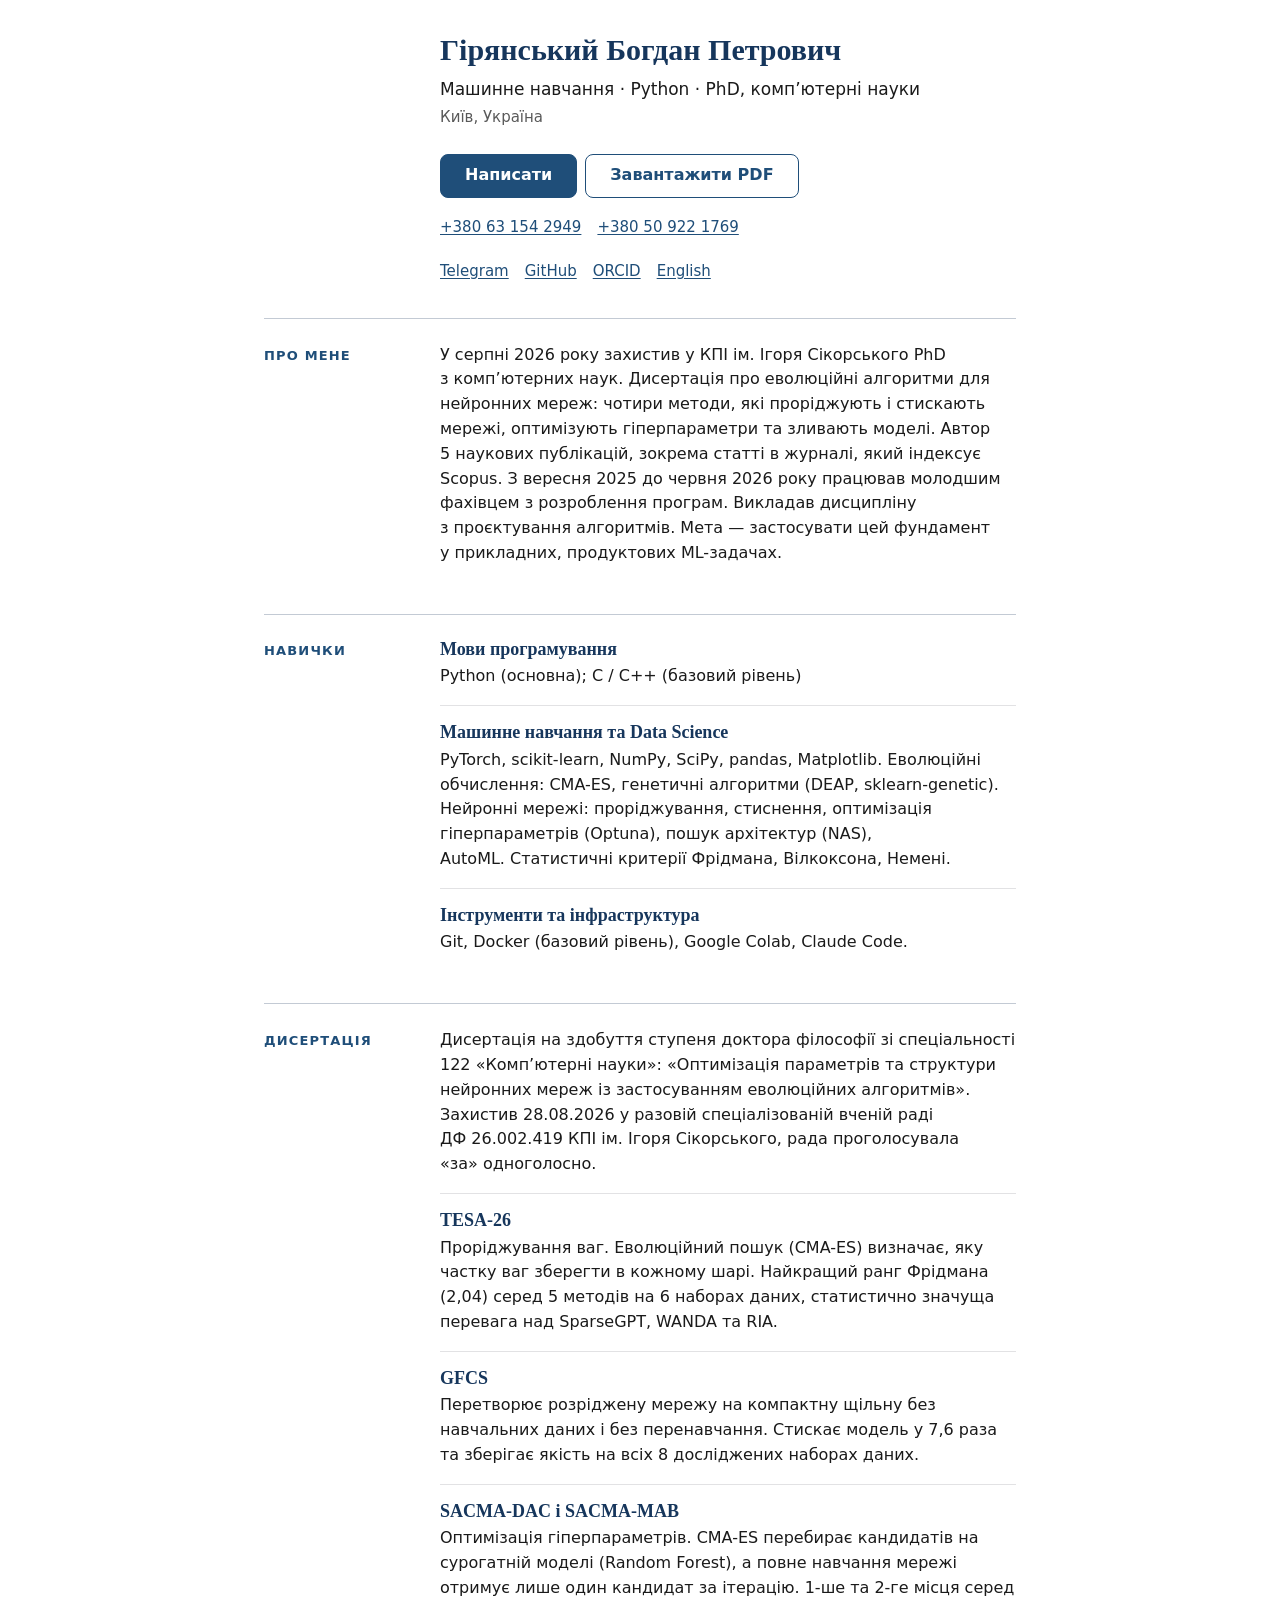
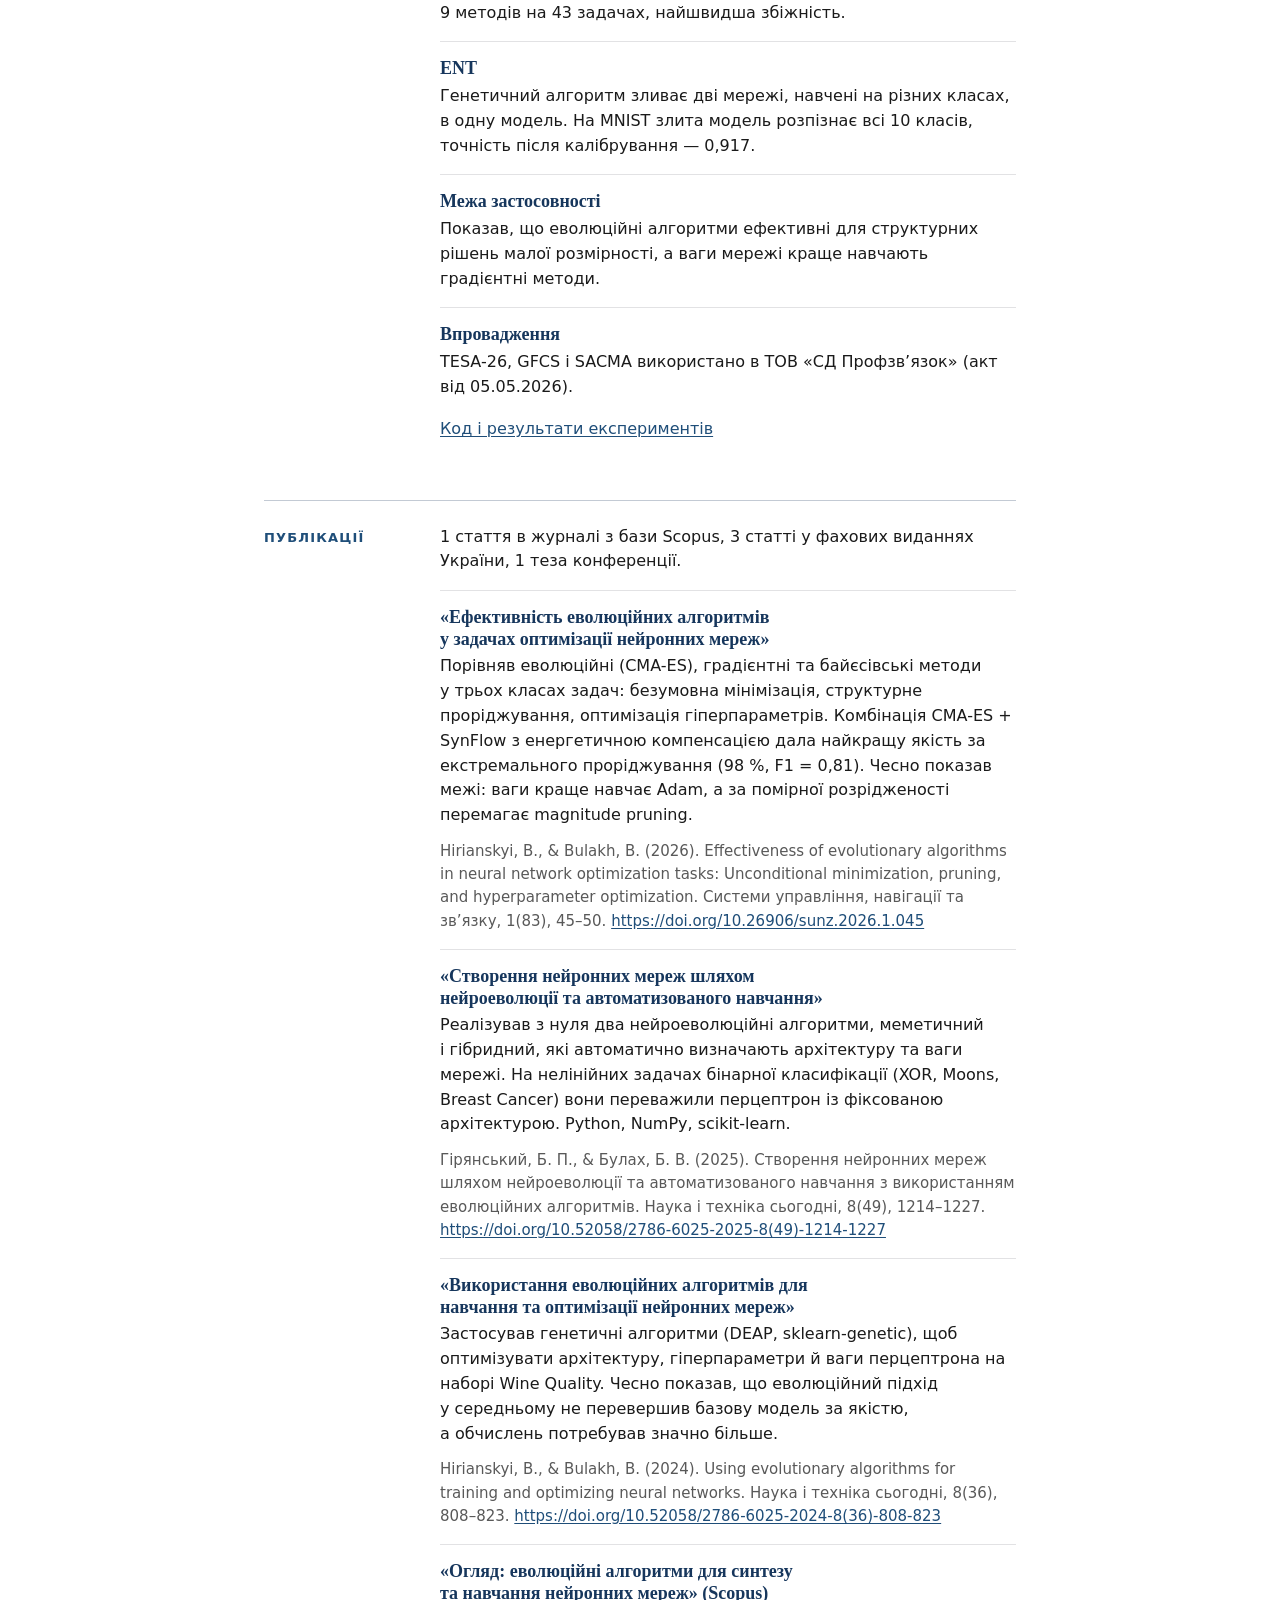
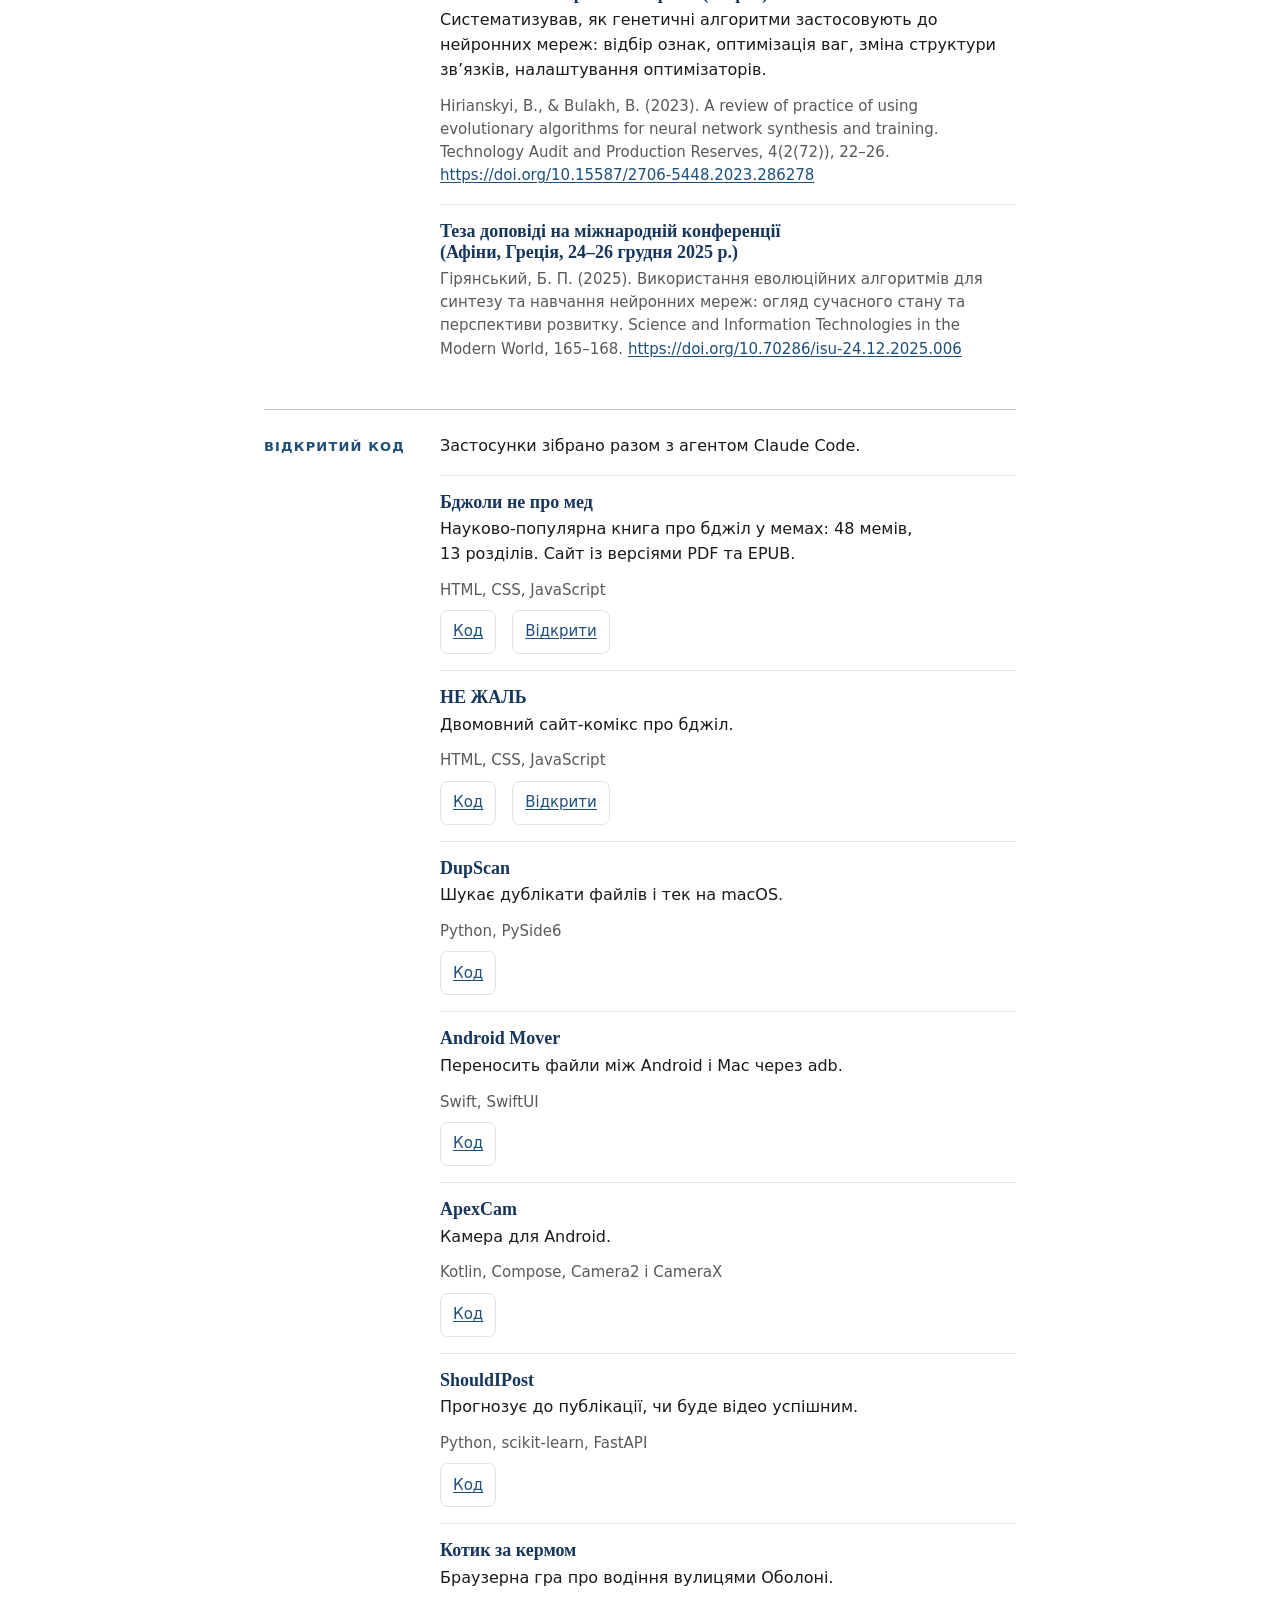
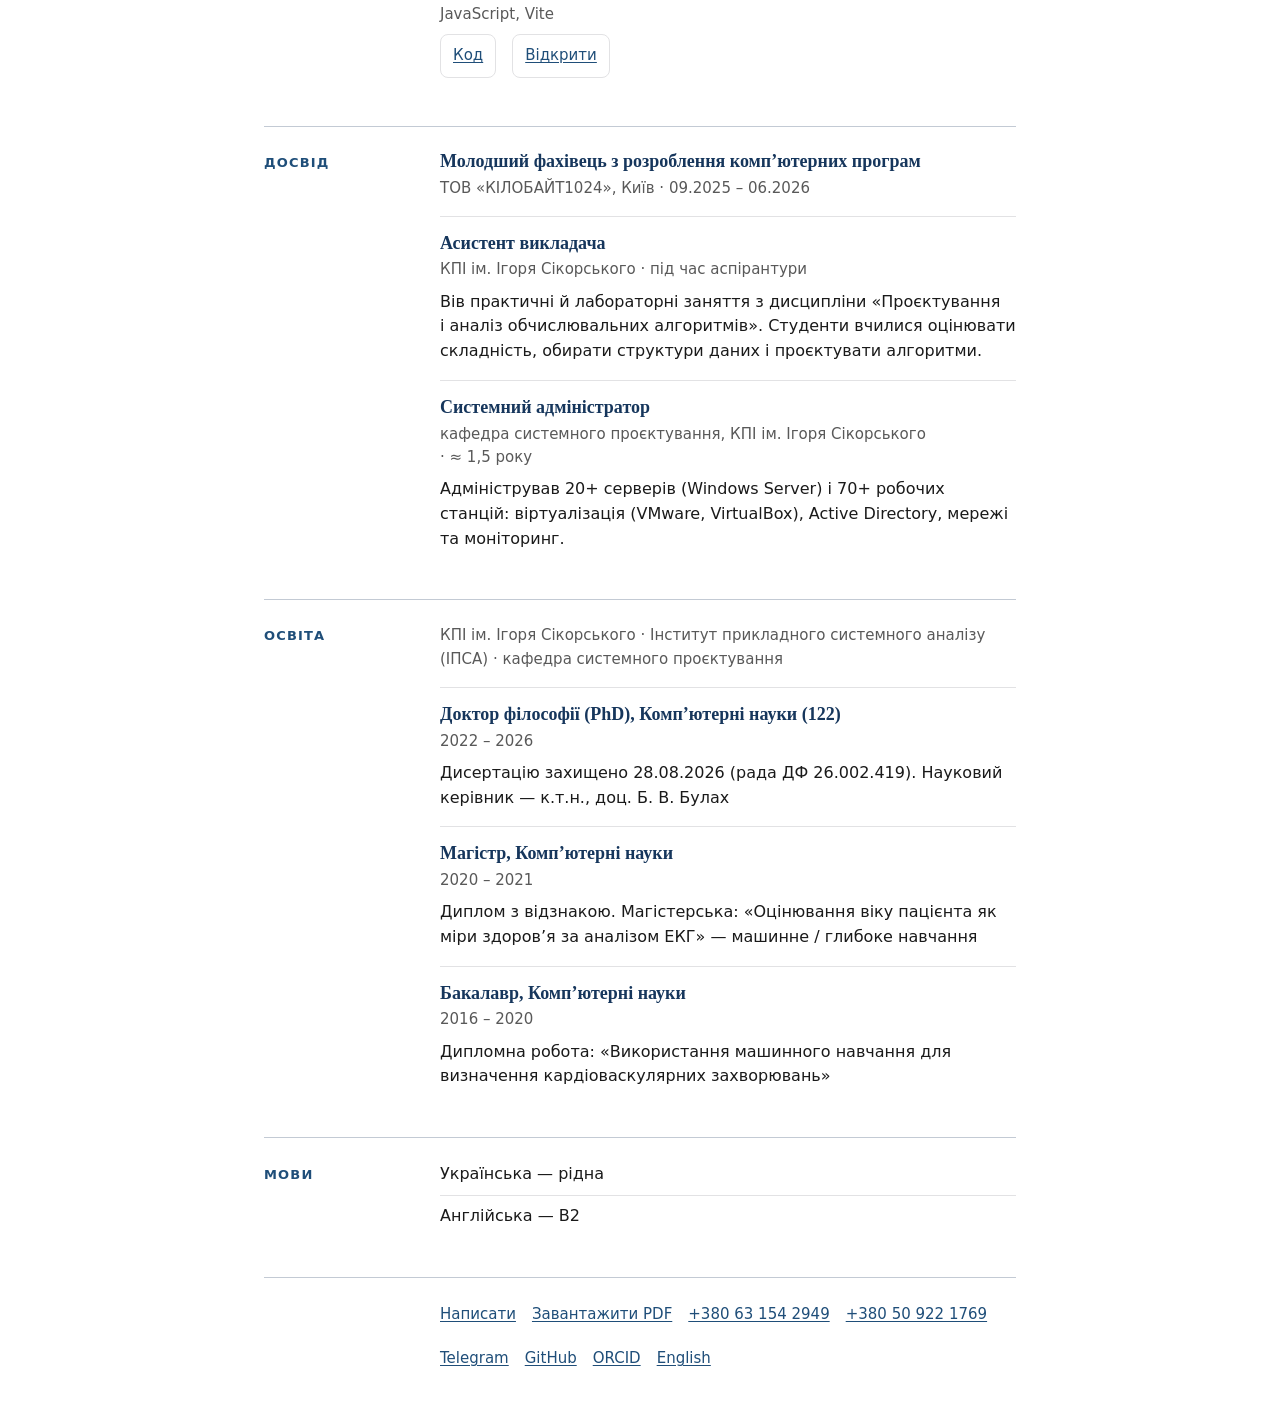
<file: index.html>
<!DOCTYPE html>
<html lang="uk">
<head>
  <meta charset="UTF-8">
  <meta name="viewport" content="width=device-width, initial-scale=1">
  <title>Гірянський Богдан Петрович — Машинне навчання · Python · PhD, комп’ютерні науки</title>
  <meta name="description" content="У серпні 2026 року захистив у КПІ ім. Ігоря Сікорського PhD з комп’ютерних наук. Дисертація про еволюційні алгоритми для нейронних мереж: чотири методи, які проріджують і стискають мережі, оптимізують гіперпараметри та зливають моделі. Автор 5 наукових публікацій, зокрема статті в журналі, який індексує Scopus. З вересня 2025 до червня 2026 року працював молодшим фахівцем з розроблення програм. Викладав дисципліну з проєктування алгоритмів. Мета — застосувати цей фундамент у прикладних, продуктових ML-задачах.">
  <link rel="canonical" href="https://girbp.github.io/">
  <link rel="alternate" hreflang="uk" href="https://girbp.github.io/">
  <link rel="alternate" hreflang="en" href="https://girbp.github.io/en/">
  <link rel="alternate" hreflang="x-default" href="https://girbp.github.io/">
  <meta property="og:type" content="profile">
  <meta property="og:title" content="Гірянський Богдан Петрович — Машинне навчання · Python · PhD, комп’ютерні науки">
  <meta property="og:description" content="У серпні 2026 року захистив у КПІ ім. Ігоря Сікорського PhD з комп’ютерних наук. Дисертація про еволюційні алгоритми для нейронних мереж: чотири методи, які проріджують і стискають мережі, оптимізують гіперпараметри та зливають моделі. Автор 5 наукових публікацій, зокрема статті в журналі, який індексує Scopus. З вересня 2025 до червня 2026 року працював молодшим фахівцем з розроблення програм. Викладав дисципліну з проєктування алгоритмів. Мета — застосувати цей фундамент у прикладних, продуктових ML-задачах.">
  <meta property="og:url" content="https://girbp.github.io/">
  <meta property="og:locale" content="uk_UA">
  <meta name="theme-color" content="#1F4E79" media="(prefers-color-scheme: light)">
  <meta name="theme-color" content="#14191F" media="(prefers-color-scheme: dark)">
  <link rel="icon" type="image/svg+xml" href="assets/favicon.svg">
  <link rel="stylesheet" href="assets/css/style.css">
  <script type="application/ld+json">
{
  "@context": "https://schema.org",
  "@type": "Person",
  "name": "Гірянський Богдан Петрович",
  "url": "https://girbp.github.io/",
  "sameAs": [
    "https://github.com/GirBP",
    "https://orcid.org/0009-0000-6580-7268"
  ],
  "alumniOf": {
    "@type": "CollegeOrUniversity",
    "name": "КПІ ім. Ігоря Сікорського · Інститут прикладного системного аналізу (ІПСА) · кафедра системного проєктування"
  },
  "knowsLanguage": [
    "Українська",
    "Англійська"
  ]
}
  </script>
</head>
<body>
  <a class="skip-link" href="#main">Перейти до змісту</a>
  <header class="wrap">
    <div class="identity">
      <h1>Гірянський Богдан Петрович</h1>
      <p class="headline">Машинне навчання · Python · PhD, комп’ютерні науки</p>
      <p class="location">Київ, Україна</p>
    </div>
    <div class="actions">
      <a class="btn btn-primary" href="mailto:giryanskbogdan@gmail.com">Написати</a>
      <a class="btn btn-secondary" href="assets/cv-hirianskyi-uk.pdf">Завантажити PDF</a>
    </div>
    <nav class="link-rows" aria-label="Контакти">
      <ul>
        <li><a href="tel:+380631542949">+380 63 154 2949</a></li>
        <li><a href="tel:+380509221769">+380 50 922 1769</a></li>
      </ul>
      <ul>
        <li><a href="https://t.me/HBohdann">Telegram</a></li>
        <li><a href="https://github.com/GirBP">GitHub</a></li>
        <li><a href="https://orcid.org/0009-0000-6580-7268">ORCID</a></li>
        <li><a class="lang-switch" href="en/" hreflang="en">English</a></li>
      </ul>
    </nav>
    <p class="print-contact">
      <span><a href="mailto:giryanskbogdan@gmail.com">giryanskbogdan@gmail.com</a> · <a href="tel:+380631542949">+380 63 154 2949</a> · <a href="tel:+380509221769">+380 50 922 1769</a></span>
      <span><a href="https://t.me/HBohdann">t.me/HBohdann</a> · <a href="https://github.com/GirBP">github.com/GirBP</a> · <a href="https://orcid.org/0009-0000-6580-7268">orcid.org/0009-0000-6580-7268</a></span>
    </p>
  </header>
  <main id="main">
      <section id="summary" aria-labelledby="summary-h">
        <h2 id="summary-h">Про мене</h2>
        <div class="section-body">
          <p>У&nbsp;серпні 2026&nbsp;року захистив у&nbsp;КПІ ім. Ігоря Сікорського PhD з&nbsp;комп’ютерних наук. Дисертація про еволюційні алгоритми для нейронних мереж: чотири методи, які проріджують і&nbsp;стискають мережі, оптимізують гіперпараметри та зливають моделі. Автор 5&nbsp;наукових публікацій, зокрема статті в&nbsp;журналі, який індексує Scopus. З&nbsp;вересня 2025&nbsp;до червня 2026&nbsp;року працював молодшим фахівцем з&nbsp;розроблення програм. Викладав дисципліну з&nbsp;проєктування алгоритмів. Мета&nbsp;— застосувати цей фундамент у&nbsp;прикладних, продуктових ML-задачах.</p>
        </div>
      </section>
      <section id="skills" aria-labelledby="skills-h">
        <h2 id="skills-h">Навички</h2>
        <div class="section-body">
          <div class="entry-list">
            <div class="entry">
              <h3>Мови програмування</h3>
              <p>Python (основна); C&nbsp;/ C++ (базовий рівень)</p>
            </div>
            <div class="entry">
              <h3>Машинне навчання та Data Science</h3>
              <p>PyTorch, scikit-learn, NumPy, SciPy, pandas, Matplotlib. Еволюційні обчислення: CMA-ES, генетичні алгоритми (DEAP, sklearn-genetic). Нейронні мережі: проріджування, стиснення, оптимізація гіперпараметрів (Optuna), пошук архітектур (NAS), AutoML.&nbsp;Статистичні критерії Фрідмана, Вілкоксона, Немені.</p>
            </div>
            <div class="entry">
              <h3>Інструменти та інфраструктура</h3>
              <p>Git, Docker (базовий рівень), Google Colab, Claude Code.</p>
            </div>
          </div>
        </div>
      </section>
      <section id="dissertation" aria-labelledby="dissertation-h">
        <h2 id="dissertation-h">Дисертація</h2>
        <div class="section-body">
          <p>Дисертація на здобуття ступеня доктора філософії зі спеціальності 122 «Комп’ютерні науки»: «Оптимізація параметрів та структури нейронних мереж із застосуванням еволюційних алгоритмів». Захистив 28.08.2026&nbsp;у разовій спеціалізованій вченій раді ДФ 26.002.419&nbsp;КПІ ім. Ігоря Сікорського, рада проголосувала «за» одноголосно.</p>
          <div class="entry-list">
            <div class="entry">
              <h3>TESA-26</h3>
              <p>Проріджування ваг. Еволюційний пошук (CMA-ES) визначає, яку частку ваг зберегти в&nbsp;кожному шарі. Найкращий ранг Фрідмана (2,04) серед 5&nbsp;методів на 6&nbsp;наборах даних, статистично значуща перевага над SparseGPT, WANDA та RIA.</p>
            </div>
            <div class="entry">
              <h3>GFCS</h3>
              <p>Перетворює розріджену мережу на компактну щільну без навчальних даних і&nbsp;без перенавчання. Стискає модель у&nbsp;7,6&nbsp;раза та зберігає якість на всіх 8&nbsp;досліджених наборах даних.</p>
            </div>
            <div class="entry">
              <h3>SACMA-DAC і&nbsp;SACMA-MAB</h3>
              <p>Оптимізація гіперпараметрів. CMA-ES перебирає кандидатів на сурогатній моделі (Random Forest), а&nbsp;повне навчання мережі отримує лише один кандидат за ітерацію. 1-ше та 2-ге місця серед 9&nbsp;методів на 43&nbsp;задачах, найшвидша збіжність.</p>
            </div>
            <div class="entry">
              <h3>ENT</h3>
              <p>Генетичний алгоритм зливає дві мережі, навчені на різних класах, в&nbsp;одну модель. На MNIST злита модель розпізнає всі 10&nbsp;класів, точність після калібрування&nbsp;— 0,917.</p>
            </div>
            <div class="entry">
              <h3>Межа застосовності</h3>
              <p>Показав, що еволюційні алгоритми ефективні для структурних рішень малої розмірності, а&nbsp;ваги мережі краще навчають градієнтні методи.</p>
            </div>
            <div class="entry">
              <h3>Впровадження</h3>
              <p>TESA-26, GFCS і&nbsp;SACMA використано в&nbsp;ТОВ «СД Профзв’язок» (акт від 05.05.2026).</p>
            </div>
          </div>
          <p class="dissertation-code"><a href="https://github.com/GirBP/evolutionary_algorithms">Код і результати експериментів</a></p>
        </div>
      </section>
      <section id="publications" aria-labelledby="publications-h">
        <h2 id="publications-h">Публікації</h2>
        <div class="section-body">
          <p>1&nbsp;стаття в&nbsp;журналі з&nbsp;бази Scopus, 3&nbsp;статті у&nbsp;фахових виданнях України, 1&nbsp;теза конференції.</p>
          <ol class="entry-list">
          <li class="entry">
            <h3>«Ефективність еволюційних алгоритмів у&nbsp;задачах оптимізації нейронних мереж»</h3>
              <p>Порівняв еволюційні (CMA-ES), градієнтні та байєсівські методи у&nbsp;трьох класах задач: безумовна мінімізація, структурне проріджування, оптимізація гіперпараметрів. Комбінація CMA-ES + SynFlow з&nbsp;енергетичною компенсацією дала найкращу якість за екстремального проріджування (98&nbsp;%, F1 = 0,81). Чесно показав межі: ваги краще навчає Adam, а&nbsp;за помірної розрідженості перемагає magnitude pruning.</p>
              <p class="cite">Hirianskyi, B., &amp; Bulakh, B. (2026). Effectiveness of evolutionary algorithms in neural network optimization tasks: Unconditional minimization, pruning, and hyperparameter optimization. Системи управління, навігації та зв’язку, 1(83), 45–50. <a href="https://doi.org/10.26906/sunz.2026.1.045">https://doi.org/10.26906/sunz.2026.1.045</a></p>
          </li>
          <li class="entry">
            <h3>«Створення нейронних мереж шляхом нейроеволюції та автоматизованого навчання»</h3>
              <p>Реалізував з&nbsp;нуля два нейроеволюційні алгоритми, меметичний і&nbsp;гібридний, які автоматично визначають архітектуру та ваги мережі. На нелінійних задачах бінарної класифікації (XOR, Moons, Breast Cancer) вони переважили перцептрон із фіксованою архітектурою. Python, NumPy, scikit-learn.</p>
              <p class="cite">Гірянський, Б.&nbsp;П., &amp; Булах, Б.&nbsp;В. (2025). Створення нейронних мереж шляхом нейроеволюції та автоматизованого навчання з&nbsp;використанням еволюційних алгоритмів. Наука і&nbsp;техніка сьогодні, 8(49), 1214–1227. <a href="https://doi.org/10.52058/2786-6025-2025-8(49)-1214-1227">https://doi.org/10.52058/2786-6025-2025-8(49)-1214-1227</a></p>
          </li>
          <li class="entry">
            <h3>«Використання еволюційних алгоритмів для навчання та оптимізації нейронних мереж»</h3>
              <p>Застосував генетичні алгоритми (DEAP, sklearn-genetic), щоб оптимізувати архітектуру, гіперпараметри й&nbsp;ваги перцептрона на наборі Wine Quality. Чесно показав, що еволюційний підхід у&nbsp;середньому не перевершив базову модель за якістю, а&nbsp;обчислень потребував значно більше.</p>
              <p class="cite">Hirianskyi, B., &amp; Bulakh, B. (2024). Using evolutionary algorithms for training and optimizing neural networks. Наука і&nbsp;техніка сьогодні, 8(36), 808–823. <a href="https://doi.org/10.52058/2786-6025-2024-8(36)-808-823">https://doi.org/10.52058/2786-6025-2024-8(36)-808-823</a></p>
          </li>
          <li class="entry">
            <h3>«Огляд: еволюційні алгоритми для синтезу та навчання нейронних мереж» (Scopus)</h3>
              <p>Систематизував, як генетичні алгоритми застосовують до нейронних мереж: відбір ознак, оптимізація ваг, зміна структури зв’язків, налаштування оптимізаторів.</p>
              <p class="cite">Hirianskyi, B., &amp; Bulakh, B. (2023). A&nbsp;review of practice of using evolutionary algorithms for neural network synthesis and training. Technology Audit and Production Reserves, 4(2(72)), 22–26. <a href="https://doi.org/10.15587/2706-5448.2023.286278">https://doi.org/10.15587/2706-5448.2023.286278</a></p>
          </li>
          <li class="entry">
            <h3>Теза доповіді на міжнародній конференції (Афіни, Греція, 24–26&nbsp;грудня 2025&nbsp;р.)</h3>
              <p class="cite">Гірянський, Б.&nbsp;П. (2025). Використання еволюційних алгоритмів для синтезу та навчання нейронних мереж: огляд сучасного стану та перспективи розвитку. Science and Information Technologies in the Modern World, 165–168. <a href="https://doi.org/10.70286/isu-24.12.2025.006">https://doi.org/10.70286/isu-24.12.2025.006</a></p>
          </li>
          </ol>
        </div>
      </section>
      <section id="projects" aria-labelledby="projects-h">
        <h2 id="projects-h">Відкритий код</h2>
        <div class="section-body">
          <p>Застосунки зібрано разом з&nbsp;агентом Claude Code.</p>
          <div class="entry-list">
          <div class="entry">
            <h3>Бджоли не про мед</h3>
            <p>Науково-популярна книга про бджіл у&nbsp;мемах: 48&nbsp;мемів, 13&nbsp;розділів. Сайт із версіями PDF та EPUB.</p>
            <p class="stack">HTML, CSS, JavaScript</p>
            <div class="entry-links">
              <a href="https://github.com/GirBP/bdzholy-ne-pro-med">Код</a>
              <a href="https://girbp.github.io/bdzholy-ne-pro-med/">Відкрити</a>
            </div>
          </div>
          <div class="entry">
            <h3>НЕ ЖАЛЬ</h3>
            <p>Двомовний сайт-комікс про бджіл.</p>
            <p class="stack">HTML, CSS, JavaScript</p>
            <div class="entry-links">
              <a href="https://github.com/GirBP/no-sting-comic">Код</a>
              <a href="https://girbp.github.io/no-sting-comic/">Відкрити</a>
            </div>
          </div>
          <div class="entry">
            <h3>DupScan</h3>
            <p>Шукає дублікати файлів і&nbsp;тек на macOS.</p>
            <p class="stack">Python, PySide6</p>
            <div class="entry-links">
              <a href="https://github.com/GirBP/dupscan">Код</a>
            </div>
          </div>
          <div class="entry">
            <h3>Android Mover</h3>
            <p>Переносить файли між Android і&nbsp;Mac через adb.</p>
            <p class="stack">Swift, SwiftUI</p>
            <div class="entry-links">
              <a href="https://github.com/GirBP/android-mover-mac">Код</a>
            </div>
          </div>
          <div class="entry">
            <h3>ApexCam</h3>
            <p>Камера для Android.</p>
            <p class="stack">Kotlin, Compose, Camera2&nbsp;і CameraX</p>
            <div class="entry-links">
              <a href="https://github.com/GirBP/apexcam">Код</a>
            </div>
          </div>
          <div class="entry">
            <h3>ShouldIPost</h3>
            <p>Прогнозує до публікації, чи буде відео успішним.</p>
            <p class="stack">Python, scikit-learn, FastAPI</p>
            <div class="entry-links">
              <a href="https://github.com/GirBP/should-i-post">Код</a>
            </div>
          </div>
          <div class="entry">
            <h3>Котик за кермом</h3>
            <p>Браузерна гра про водіння вулицями Оболоні.</p>
            <p class="stack">JavaScript, Vite</p>
            <div class="entry-links">
              <a href="https://github.com/GirBP/kotik-obolon">Код</a>
              <a href="https://girbp.github.io/kotik-obolon/">Відкрити</a>
            </div>
          </div>
          </div>
        </div>
      </section>
      <section id="experience" aria-labelledby="experience-h">
        <h2 id="experience-h">Досвід</h2>
        <div class="section-body">
          <div class="entry-list">
          <div class="entry">
            <h3>Молодший фахівець з&nbsp;розроблення комп’ютерних програм</h3>
            <p class="meta">ТОВ «КІЛОБАЙТ1024», Київ · 09.2025&nbsp;– 06.2026</p>
          </div>
          <div class="entry">
            <h3>Асистент викладача</h3>
            <p class="meta">КПІ ім. Ігоря Сікорського · під час аспірантури</p>
            <p>Вів практичні й&nbsp;лабораторні заняття з&nbsp;дисципліни «Проєктування і&nbsp;аналіз обчислювальних алгоритмів». Студенти вчилися оцінювати складність, обирати структури даних і&nbsp;проєктувати алгоритми.</p>
          </div>
          <div class="entry">
            <h3>Системний адміністратор</h3>
            <p class="meta">кафедра системного проєктування, КПІ ім. Ігоря Сікорського · ≈&nbsp;1,5&nbsp;року</p>
            <p>Адміністрував 20+ серверів (Windows Server) і&nbsp;70+ робочих станцій: віртуалізація (VMware, VirtualBox), Active Directory, мережі та моніторинг.</p>
          </div>
          </div>
        </div>
      </section>
      <section id="education" aria-labelledby="education-h">
        <h2 id="education-h">Освіта</h2>
        <div class="section-body">
          <p class="meta">КПІ ім. Ігоря Сікорського · Інститут прикладного системного аналізу (ІПСА) · кафедра системного проєктування</p>
          <div class="entry-list">
          <div class="entry">
            <h3>Доктор філософії (PhD), Комп’ютерні науки (122)</h3>
            <p class="meta">2022&nbsp;– 2026</p>
            <p>Дисертацію захищено 28.08.2026 (рада ДФ 26.002.419). Науковий керівник&nbsp;— к.т.н., доц. Б.&nbsp;В.&nbsp;Булах</p>
          </div>
          <div class="entry">
            <h3>Магістр, Комп’ютерні науки</h3>
            <p class="meta">2020&nbsp;– 2021</p>
            <p>Диплом з&nbsp;відзнакою. Магістерська: «Оцінювання віку пацієнта як міри здоров’я за аналізом ЕКГ»&nbsp;— машинне / глибоке навчання</p>
          </div>
          <div class="entry">
            <h3>Бакалавр, Комп’ютерні науки</h3>
            <p class="meta">2016&nbsp;– 2020</p>
            <p>Дипломна робота: «Використання машинного навчання для визначення кардіоваскулярних захворювань»</p>
          </div>
          </div>
        </div>
      </section>
      <section id="languages" aria-labelledby="languages-h">
        <h2 id="languages-h">Мови</h2>
        <div class="section-body">
          <ul class="plain-list">
          <li>Українська&nbsp;— рідна</li>
          <li>Англійська&nbsp;— B2</li>
          </ul>
        </div>
      </section>
  </main>
  <footer class="wrap">
    <div class="link-rows">
      <ul>
        <li><a href="mailto:giryanskbogdan@gmail.com">Написати</a></li>
        <li><a href="assets/cv-hirianskyi-uk.pdf">Завантажити PDF</a></li>
      </ul>
      <ul>
        <li><a href="tel:+380631542949">+380 63 154 2949</a></li>
        <li><a href="tel:+380509221769">+380 50 922 1769</a></li>
      </ul>
      <ul>
        <li><a href="https://t.me/HBohdann">Telegram</a></li>
        <li><a href="https://github.com/GirBP">GitHub</a></li>
        <li><a href="https://orcid.org/0009-0000-6580-7268">ORCID</a></li>
        <li><a class="lang-switch" href="en/" hreflang="en">English</a></li>
      </ul>
    </div>
  </footer>
</body>
</html>
</file>
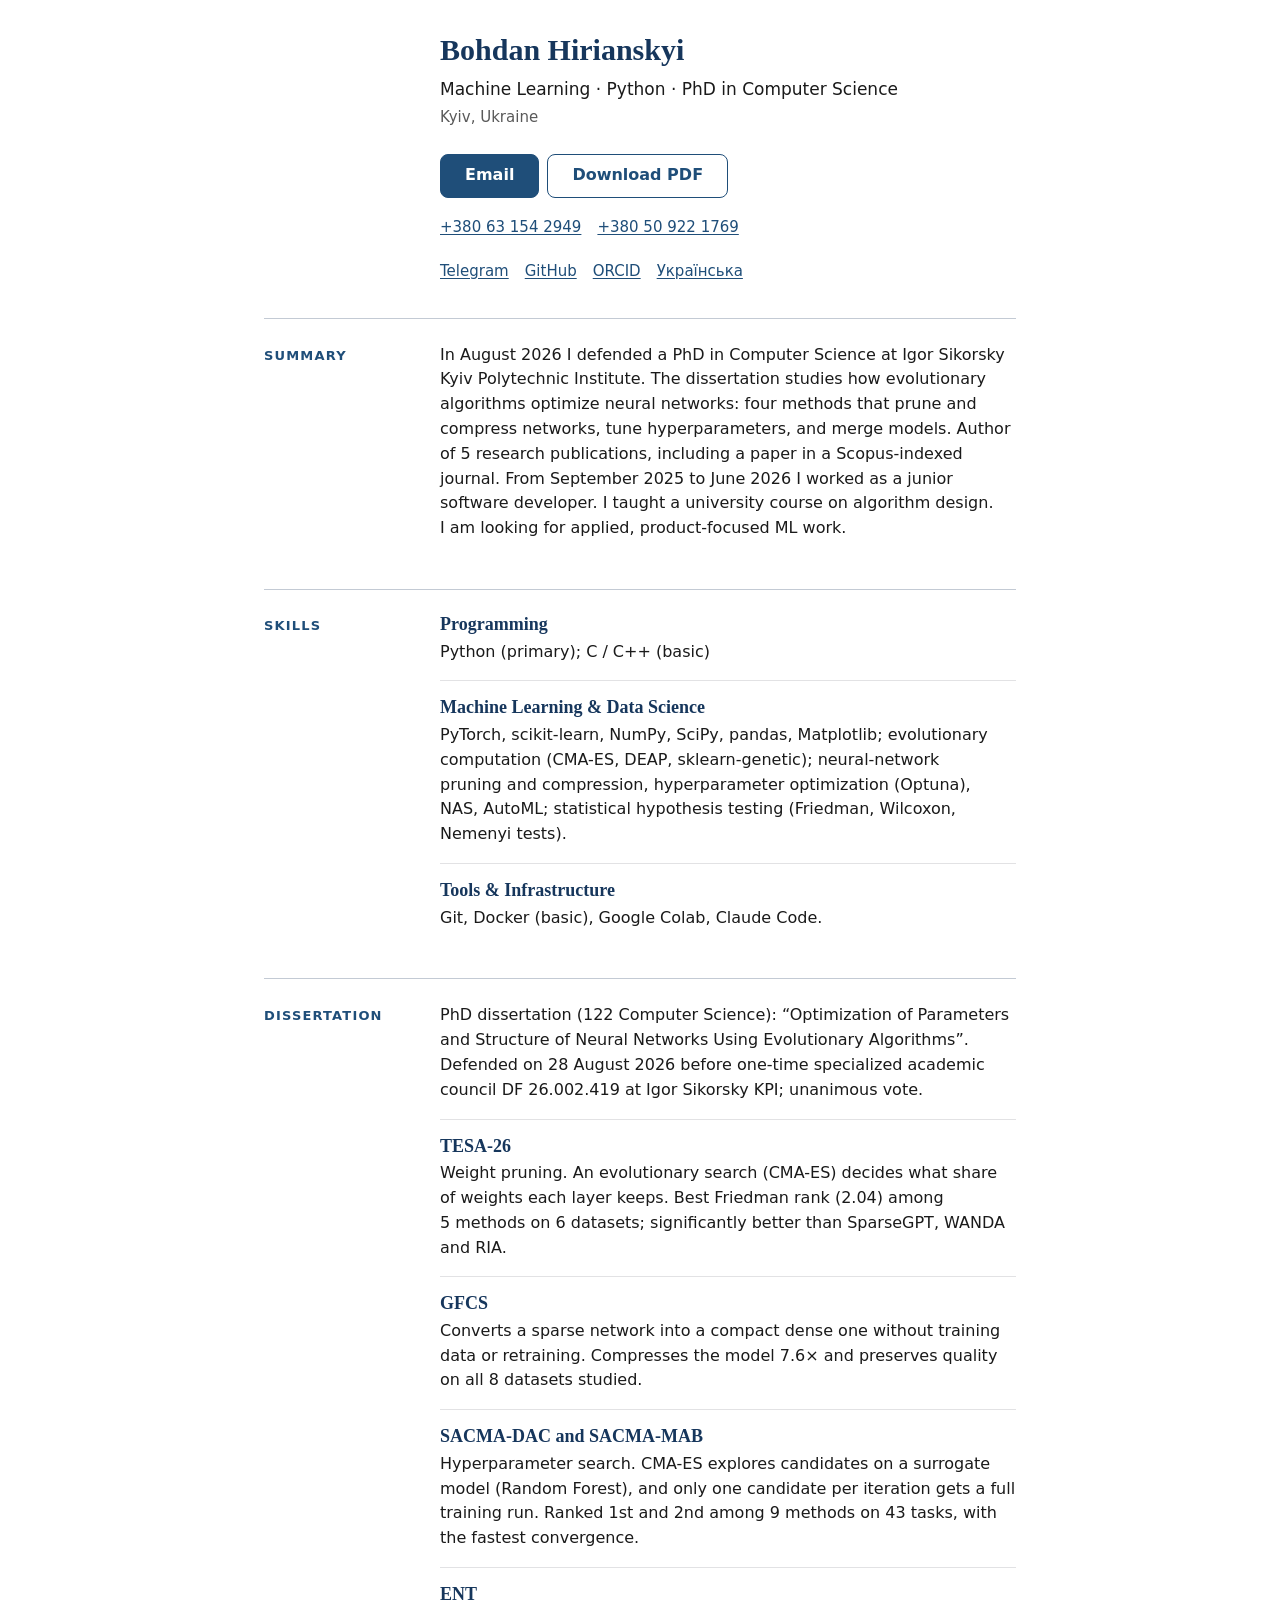
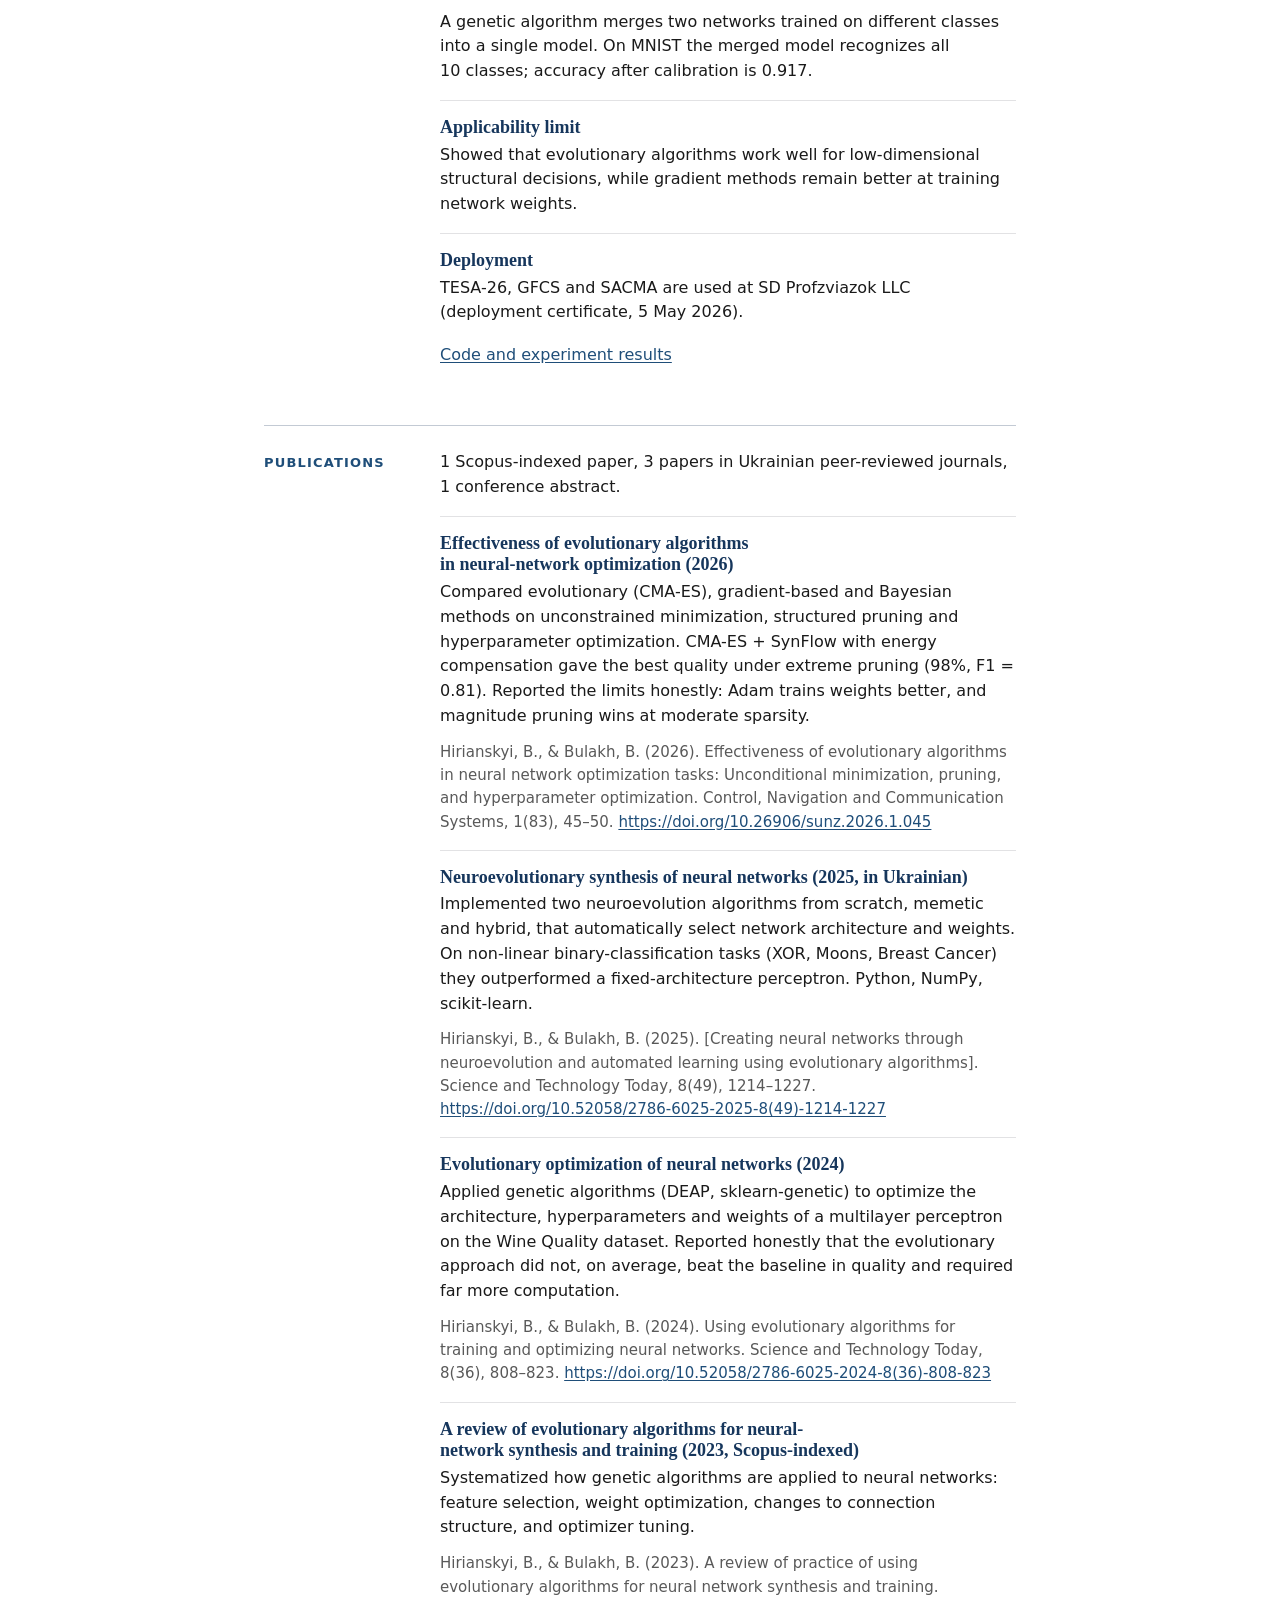
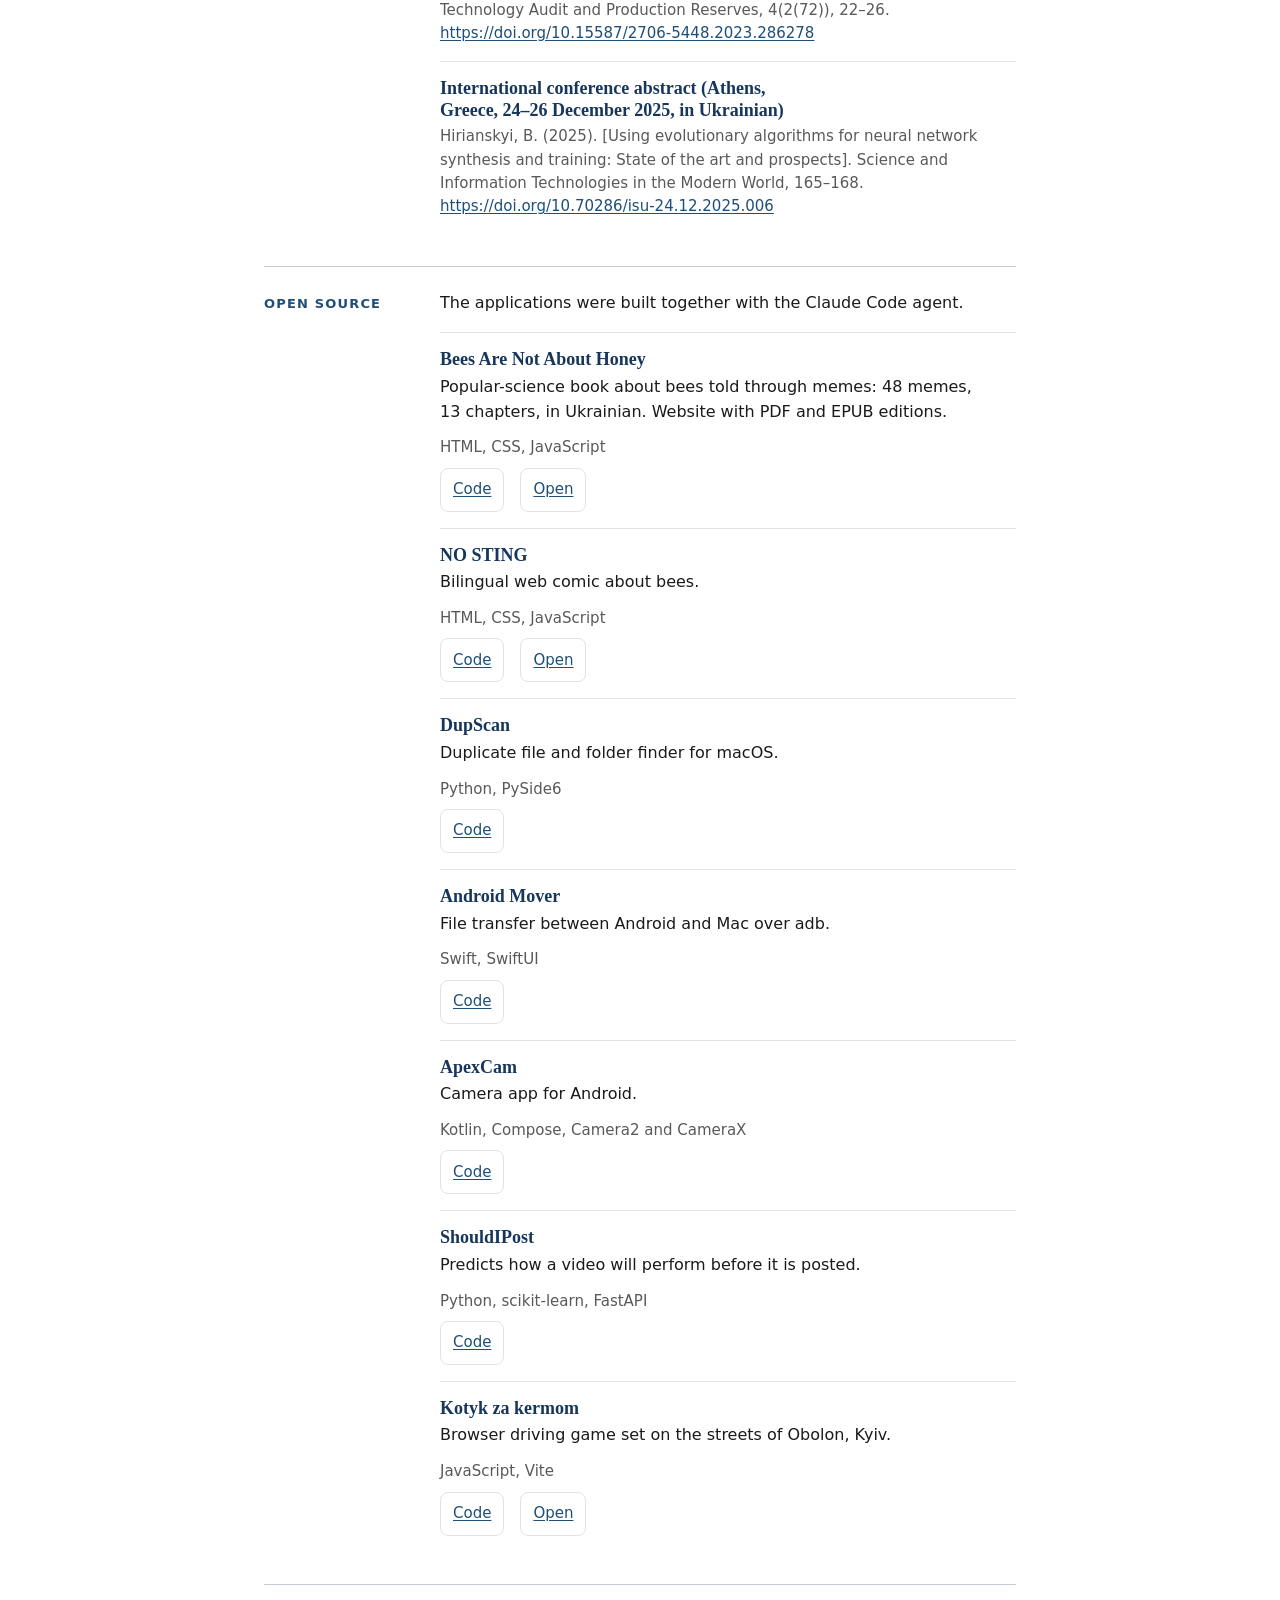
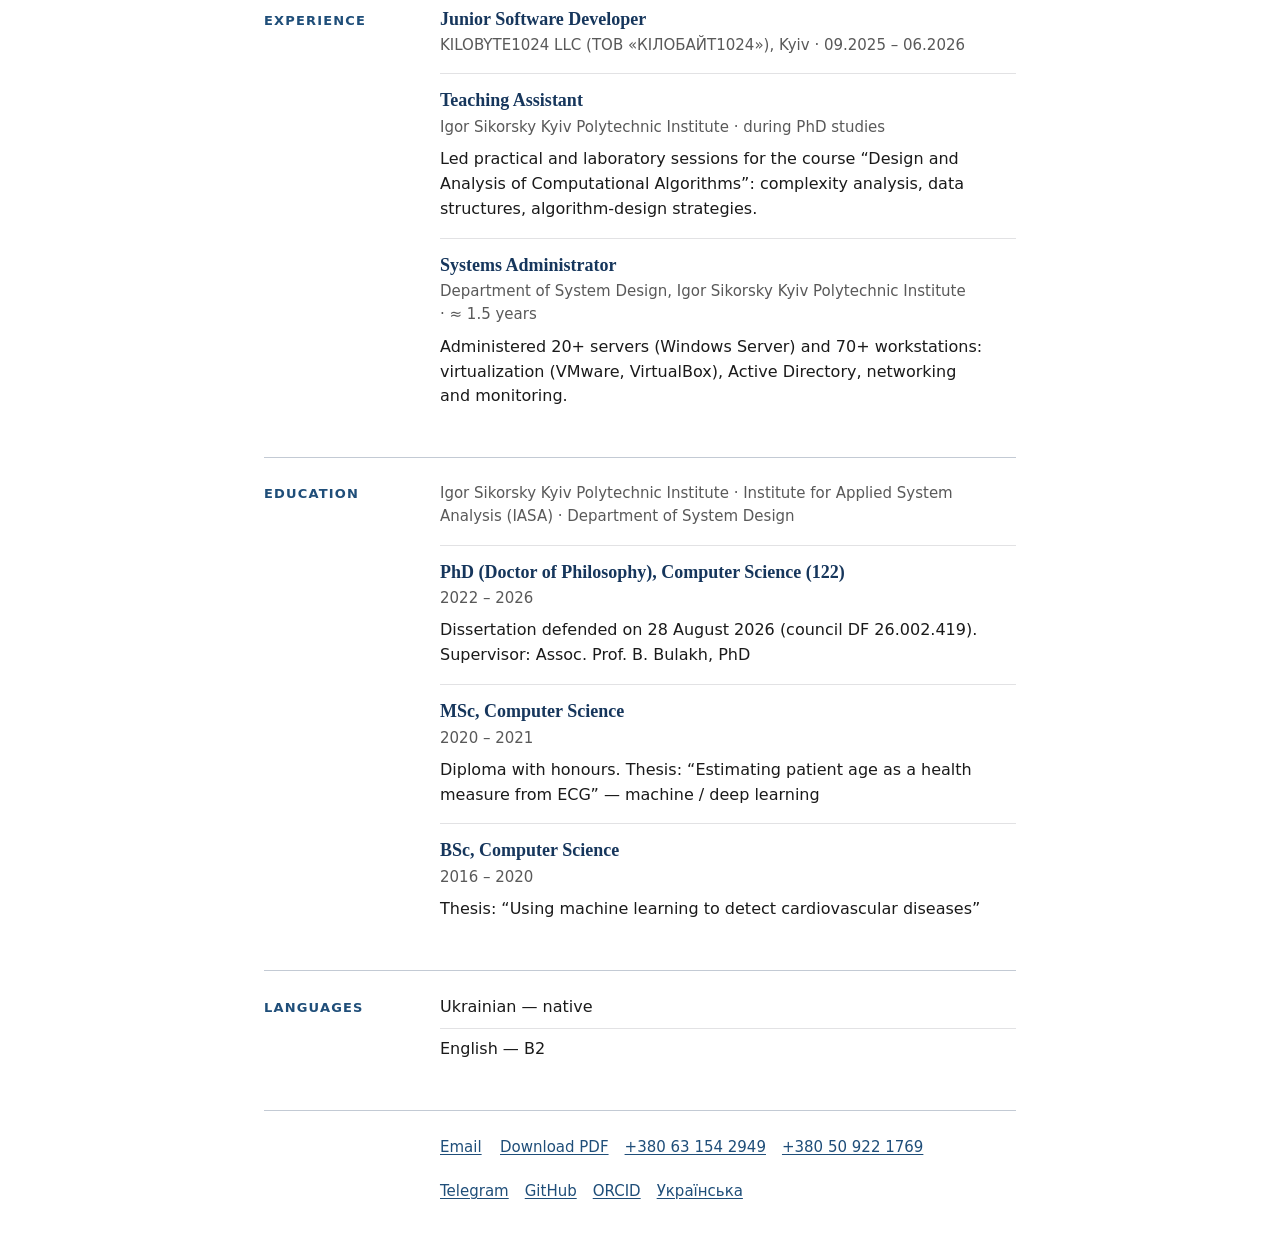
<file: en/index.html>
<!DOCTYPE html>
<html lang="en">
<head>
  <meta charset="UTF-8">
  <meta name="viewport" content="width=device-width, initial-scale=1">
  <title>Bohdan Hirianskyi — Machine Learning · Python · PhD in Computer Science</title>
  <meta name="description" content="In August 2026 I defended a PhD in Computer Science at Igor Sikorsky Kyiv Polytechnic Institute. The dissertation studies how evolutionary algorithms optimize neural networks: four methods that prune and compress networks, tune hyperparameters, and merge models. Author of 5 research publications, including a paper in a Scopus-indexed journal. From September 2025 to June 2026 I worked as a junior software developer. I taught a university course on algorithm design. I am looking for applied, product-focused ML work.">
  <link rel="canonical" href="https://girbp.github.io/en/">
  <link rel="alternate" hreflang="uk" href="https://girbp.github.io/">
  <link rel="alternate" hreflang="en" href="https://girbp.github.io/en/">
  <link rel="alternate" hreflang="x-default" href="https://girbp.github.io/">
  <meta property="og:type" content="profile">
  <meta property="og:title" content="Bohdan Hirianskyi — Machine Learning · Python · PhD in Computer Science">
  <meta property="og:description" content="In August 2026 I defended a PhD in Computer Science at Igor Sikorsky Kyiv Polytechnic Institute. The dissertation studies how evolutionary algorithms optimize neural networks: four methods that prune and compress networks, tune hyperparameters, and merge models. Author of 5 research publications, including a paper in a Scopus-indexed journal. From September 2025 to June 2026 I worked as a junior software developer. I taught a university course on algorithm design. I am looking for applied, product-focused ML work.">
  <meta property="og:url" content="https://girbp.github.io/en/">
  <meta property="og:locale" content="en_US">
  <meta name="theme-color" content="#1F4E79" media="(prefers-color-scheme: light)">
  <meta name="theme-color" content="#14191F" media="(prefers-color-scheme: dark)">
  <link rel="icon" type="image/svg+xml" href="../assets/favicon.svg">
  <link rel="stylesheet" href="../assets/css/style.css">
  <script type="application/ld+json">
{
  "@context": "https://schema.org",
  "@type": "Person",
  "name": "Bohdan Hirianskyi",
  "url": "https://girbp.github.io/en/",
  "sameAs": [
    "https://github.com/GirBP",
    "https://orcid.org/0009-0000-6580-7268"
  ],
  "alumniOf": {
    "@type": "CollegeOrUniversity",
    "name": "Igor Sikorsky Kyiv Polytechnic Institute · Institute for Applied System Analysis (IASA) · Department of System Design"
  },
  "knowsLanguage": [
    "Ukrainian",
    "English"
  ]
}
  </script>
</head>
<body>
  <a class="skip-link" href="#main">Skip to content</a>
  <header class="wrap">
    <div class="identity">
      <h1>Bohdan Hirianskyi</h1>
      <p class="headline">Machine Learning · Python · PhD in Computer Science</p>
      <p class="location">Kyiv, Ukraine</p>
    </div>
    <div class="actions">
      <a class="btn btn-primary" href="mailto:giryanskbogdan@gmail.com">Email</a>
      <a class="btn btn-secondary" href="../assets/cv-hirianskyi-en.pdf">Download PDF</a>
    </div>
    <nav class="link-rows" aria-label="Contacts">
      <ul>
        <li><a href="tel:+380631542949">+380 63 154 2949</a></li>
        <li><a href="tel:+380509221769">+380 50 922 1769</a></li>
      </ul>
      <ul>
        <li><a href="https://t.me/HBohdann">Telegram</a></li>
        <li><a href="https://github.com/GirBP">GitHub</a></li>
        <li><a href="https://orcid.org/0009-0000-6580-7268">ORCID</a></li>
        <li><a class="lang-switch" href="../" hreflang="uk">Українська</a></li>
      </ul>
    </nav>
    <p class="print-contact">
      <span><a href="mailto:giryanskbogdan@gmail.com">giryanskbogdan@gmail.com</a> · <a href="tel:+380631542949">+380 63 154 2949</a> · <a href="tel:+380509221769">+380 50 922 1769</a></span>
      <span><a href="https://t.me/HBohdann">t.me/HBohdann</a> · <a href="https://github.com/GirBP">github.com/GirBP</a> · <a href="https://orcid.org/0009-0000-6580-7268">orcid.org/0009-0000-6580-7268</a></span>
    </p>
  </header>
  <main id="main">
      <section id="summary" aria-labelledby="summary-h">
        <h2 id="summary-h">Summary</h2>
        <div class="section-body">
          <p>In August 2026&nbsp;I defended a&nbsp;PhD in Computer Science at Igor Sikorsky Kyiv Polytechnic Institute. The dissertation studies how evolutionary algorithms optimize neural networks: four methods that prune and compress networks, tune hyperparameters, and merge models. Author of 5&nbsp;research publications, including a&nbsp;paper in a&nbsp;Scopus-indexed journal. From September 2025&nbsp;to June 2026&nbsp;I worked as a&nbsp;junior software developer. I&nbsp;taught a&nbsp;university course on algorithm design. I&nbsp;am looking for applied, product-focused ML work.</p>
        </div>
      </section>
      <section id="skills" aria-labelledby="skills-h">
        <h2 id="skills-h">Skills</h2>
        <div class="section-body">
          <div class="entry-list">
            <div class="entry">
              <h3>Programming</h3>
              <p>Python (primary); C&nbsp;/ C++ (basic)</p>
            </div>
            <div class="entry">
              <h3>Machine Learning &amp; Data Science</h3>
              <p>PyTorch, scikit-learn, NumPy, SciPy, pandas, Matplotlib; evolutionary computation (CMA-ES, DEAP, sklearn-genetic); neural-network pruning and compression, hyperparameter optimization (Optuna), NAS, AutoML; statistical hypothesis testing (Friedman, Wilcoxon, Nemenyi tests).</p>
            </div>
            <div class="entry">
              <h3>Tools &amp; Infrastructure</h3>
              <p>Git, Docker (basic), Google Colab, Claude Code.</p>
            </div>
          </div>
        </div>
      </section>
      <section id="dissertation" aria-labelledby="dissertation-h">
        <h2 id="dissertation-h">Dissertation</h2>
        <div class="section-body">
          <p>PhD dissertation (122&nbsp;Computer Science): “Optimization of Parameters and Structure of Neural Networks Using Evolutionary Algorithms”. Defended on 28&nbsp;August 2026&nbsp;before one-time specialized academic council DF 26.002.419&nbsp;at Igor Sikorsky KPI; unanimous vote.</p>
          <div class="entry-list">
            <div class="entry">
              <h3>TESA-26</h3>
              <p>Weight pruning. An evolutionary search (CMA-ES) decides what share of weights each layer keeps. Best Friedman rank (2.04) among 5&nbsp;methods on 6&nbsp;datasets; significantly better than SparseGPT, WANDA and RIA.</p>
            </div>
            <div class="entry">
              <h3>GFCS</h3>
              <p>Converts a&nbsp;sparse network into a&nbsp;compact dense one without training data or retraining. Compresses the model 7.6× and preserves quality on all 8&nbsp;datasets studied.</p>
            </div>
            <div class="entry">
              <h3>SACMA-DAC and SACMA-MAB</h3>
              <p>Hyperparameter search. CMA-ES explores candidates on a&nbsp;surrogate model (Random Forest), and only one candidate per iteration gets a&nbsp;full training run. Ranked 1st and 2nd among 9&nbsp;methods on 43&nbsp;tasks, with the fastest convergence.</p>
            </div>
            <div class="entry">
              <h3>ENT</h3>
              <p>A&nbsp;genetic algorithm merges two networks trained on different classes into a&nbsp;single model. On MNIST the merged model recognizes all 10&nbsp;classes; accuracy after calibration is 0.917.</p>
            </div>
            <div class="entry">
              <h3>Applicability limit</h3>
              <p>Showed that evolutionary algorithms work well for low-dimensional structural decisions, while gradient methods remain better at training network weights.</p>
            </div>
            <div class="entry">
              <h3>Deployment</h3>
              <p>TESA-26, GFCS and SACMA are used at SD Profzviazok LLC (deployment certificate, 5&nbsp;May 2026).</p>
            </div>
          </div>
          <p class="dissertation-code"><a href="https://github.com/GirBP/evolutionary_algorithms">Code and experiment results</a></p>
        </div>
      </section>
      <section id="publications" aria-labelledby="publications-h">
        <h2 id="publications-h">Publications</h2>
        <div class="section-body">
          <p>1&nbsp;Scopus-indexed paper, 3&nbsp;papers in Ukrainian peer-reviewed journals, 1&nbsp;conference abstract.</p>
          <ol class="entry-list">
          <li class="entry">
            <h3>Effectiveness of evolutionary algorithms in neural-network optimization (2026)</h3>
              <p>Compared evolutionary (CMA-ES), gradient-based and Bayesian methods on unconstrained minimization, structured pruning and hyperparameter optimization. CMA-ES + SynFlow with energy compensation gave the best quality under extreme pruning (98%, F1 = 0.81). Reported the limits honestly: Adam trains weights better, and magnitude pruning wins at moderate sparsity.</p>
              <p class="cite">Hirianskyi, B., &amp; Bulakh, B. (2026). Effectiveness of evolutionary algorithms in neural network optimization tasks: Unconditional minimization, pruning, and hyperparameter optimization. Control, Navigation and Communication Systems, 1(83), 45–50. <a href="https://doi.org/10.26906/sunz.2026.1.045">https://doi.org/10.26906/sunz.2026.1.045</a></p>
          </li>
          <li class="entry">
            <h3>Neuroevolutionary synthesis of neural networks (2025, in Ukrainian)</h3>
              <p>Implemented two neuroevolution algorithms from scratch, memetic and hybrid, that automatically select network architecture and weights. On non-linear binary-classification tasks (XOR, Moons, Breast Cancer) they outperformed a&nbsp;fixed-architecture perceptron. Python, NumPy, scikit-learn.</p>
              <p class="cite">Hirianskyi, B., &amp; Bulakh, B. (2025). [Creating neural networks through neuroevolution and automated learning using evolutionary algorithms]. Science and Technology Today, 8(49), 1214–1227. <a href="https://doi.org/10.52058/2786-6025-2025-8(49)-1214-1227">https://doi.org/10.52058/2786-6025-2025-8(49)-1214-1227</a></p>
          </li>
          <li class="entry">
            <h3>Evolutionary optimization of neural networks (2024)</h3>
              <p>Applied genetic algorithms (DEAP, sklearn-genetic) to optimize the architecture, hyperparameters and weights of a&nbsp;multilayer perceptron on the Wine Quality dataset. Reported honestly that the evolutionary approach did not, on average, beat the baseline in quality and required far more computation.</p>
              <p class="cite">Hirianskyi, B., &amp; Bulakh, B. (2024). Using evolutionary algorithms for training and optimizing neural networks. Science and Technology Today, 8(36), 808–823. <a href="https://doi.org/10.52058/2786-6025-2024-8(36)-808-823">https://doi.org/10.52058/2786-6025-2024-8(36)-808-823</a></p>
          </li>
          <li class="entry">
            <h3>A&nbsp;review of evolutionary algorithms for neural-network synthesis and training (2023, Scopus-indexed)</h3>
              <p>Systematized how genetic algorithms are applied to neural networks: feature selection, weight optimization, changes to connection structure, and optimizer tuning.</p>
              <p class="cite">Hirianskyi, B., &amp; Bulakh, B. (2023). A&nbsp;review of practice of using evolutionary algorithms for neural network synthesis and training. Technology Audit and Production Reserves, 4(2(72)), 22–26. <a href="https://doi.org/10.15587/2706-5448.2023.286278">https://doi.org/10.15587/2706-5448.2023.286278</a></p>
          </li>
          <li class="entry">
            <h3>International conference abstract (Athens, Greece, 24–26&nbsp;December 2025, in Ukrainian)</h3>
              <p class="cite">Hirianskyi, B. (2025). [Using evolutionary algorithms for neural network synthesis and training: State of the art and prospects]. Science and Information Technologies in the Modern World, 165–168. <a href="https://doi.org/10.70286/isu-24.12.2025.006">https://doi.org/10.70286/isu-24.12.2025.006</a></p>
          </li>
          </ol>
        </div>
      </section>
      <section id="projects" aria-labelledby="projects-h">
        <h2 id="projects-h">Open source</h2>
        <div class="section-body">
          <p>The applications were built together with the Claude Code agent.</p>
          <div class="entry-list">
          <div class="entry">
            <h3>Bees Are Not About Honey</h3>
            <p>Popular-science book about bees told through memes: 48&nbsp;memes, 13&nbsp;chapters, in Ukrainian. Website with PDF and EPUB editions.</p>
            <p class="stack">HTML, CSS, JavaScript</p>
            <div class="entry-links">
              <a href="https://github.com/GirBP/bdzholy-ne-pro-med">Code</a>
              <a href="https://girbp.github.io/bdzholy-ne-pro-med/">Open</a>
            </div>
          </div>
          <div class="entry">
            <h3>NO STING</h3>
            <p>Bilingual web comic about bees.</p>
            <p class="stack">HTML, CSS, JavaScript</p>
            <div class="entry-links">
              <a href="https://github.com/GirBP/no-sting-comic">Code</a>
              <a href="https://girbp.github.io/no-sting-comic/">Open</a>
            </div>
          </div>
          <div class="entry">
            <h3>DupScan</h3>
            <p>Duplicate file and folder finder for macOS.</p>
            <p class="stack">Python, PySide6</p>
            <div class="entry-links">
              <a href="https://github.com/GirBP/dupscan">Code</a>
            </div>
          </div>
          <div class="entry">
            <h3>Android Mover</h3>
            <p>File transfer between Android and Mac over adb.</p>
            <p class="stack">Swift, SwiftUI</p>
            <div class="entry-links">
              <a href="https://github.com/GirBP/android-mover-mac">Code</a>
            </div>
          </div>
          <div class="entry">
            <h3>ApexCam</h3>
            <p>Camera app for Android.</p>
            <p class="stack">Kotlin, Compose, Camera2&nbsp;and CameraX</p>
            <div class="entry-links">
              <a href="https://github.com/GirBP/apexcam">Code</a>
            </div>
          </div>
          <div class="entry">
            <h3>ShouldIPost</h3>
            <p>Predicts how a&nbsp;video will perform before it is posted.</p>
            <p class="stack">Python, scikit-learn, FastAPI</p>
            <div class="entry-links">
              <a href="https://github.com/GirBP/should-i-post">Code</a>
            </div>
          </div>
          <div class="entry">
            <h3>Kotyk za kermom</h3>
            <p>Browser driving game set on the streets of Obolon, Kyiv.</p>
            <p class="stack">JavaScript, Vite</p>
            <div class="entry-links">
              <a href="https://github.com/GirBP/kotik-obolon">Code</a>
              <a href="https://girbp.github.io/kotik-obolon/">Open</a>
            </div>
          </div>
          </div>
        </div>
      </section>
      <section id="experience" aria-labelledby="experience-h">
        <h2 id="experience-h">Experience</h2>
        <div class="section-body">
          <div class="entry-list">
          <div class="entry">
            <h3>Junior Software Developer</h3>
            <p class="meta">KILOBYTE1024&nbsp;LLC (ТОВ «КІЛОБАЙТ1024»), Kyiv · 09.2025&nbsp;– 06.2026</p>
          </div>
          <div class="entry">
            <h3>Teaching Assistant</h3>
            <p class="meta">Igor Sikorsky Kyiv Polytechnic Institute · during PhD studies</p>
            <p>Led practical and laboratory sessions for the course “Design and Analysis of Computational Algorithms”: complexity analysis, data structures, algorithm-design strategies.</p>
          </div>
          <div class="entry">
            <h3>Systems Administrator</h3>
            <p class="meta">Department of System Design, Igor Sikorsky Kyiv Polytechnic Institute · ≈&nbsp;1.5&nbsp;years</p>
            <p>Administered 20+ servers (Windows Server) and 70+ workstations: virtualization (VMware, VirtualBox), Active Directory, networking and monitoring.</p>
          </div>
          </div>
        </div>
      </section>
      <section id="education" aria-labelledby="education-h">
        <h2 id="education-h">Education</h2>
        <div class="section-body">
          <p class="meta">Igor Sikorsky Kyiv Polytechnic Institute · Institute for Applied System Analysis (IASA) · Department of System Design</p>
          <div class="entry-list">
          <div class="entry">
            <h3>PhD (Doctor of Philosophy), Computer Science (122)</h3>
            <p class="meta">2022&nbsp;– 2026</p>
            <p>Dissertation defended on 28&nbsp;August 2026 (council DF 26.002.419). Supervisor: Assoc. Prof. B.&nbsp;Bulakh, PhD</p>
          </div>
          <div class="entry">
            <h3>MSc, Computer Science</h3>
            <p class="meta">2020&nbsp;– 2021</p>
            <p>Diploma with honours. Thesis: “Estimating patient age as a&nbsp;health measure from ECG”&nbsp;— machine / deep learning</p>
          </div>
          <div class="entry">
            <h3>BSc, Computer Science</h3>
            <p class="meta">2016&nbsp;– 2020</p>
            <p>Thesis: “Using machine learning to detect cardiovascular diseases”</p>
          </div>
          </div>
        </div>
      </section>
      <section id="languages" aria-labelledby="languages-h">
        <h2 id="languages-h">Languages</h2>
        <div class="section-body">
          <ul class="plain-list">
          <li>Ukrainian&nbsp;— native</li>
          <li>English&nbsp;— B2</li>
          </ul>
        </div>
      </section>
  </main>
  <footer class="wrap">
    <div class="link-rows">
      <ul>
        <li><a href="mailto:giryanskbogdan@gmail.com">Email</a></li>
        <li><a href="../assets/cv-hirianskyi-en.pdf">Download PDF</a></li>
      </ul>
      <ul>
        <li><a href="tel:+380631542949">+380 63 154 2949</a></li>
        <li><a href="tel:+380509221769">+380 50 922 1769</a></li>
      </ul>
      <ul>
        <li><a href="https://t.me/HBohdann">Telegram</a></li>
        <li><a href="https://github.com/GirBP">GitHub</a></li>
        <li><a href="https://orcid.org/0009-0000-6580-7268">ORCID</a></li>
        <li><a class="lang-switch" href="../" hreflang="uk">Українська</a></li>
      </ul>
    </div>
  </footer>
</body>
</html>
</file>
<file: assets/css/style.css>
/* Сайт-резюме. Єдиний файл стилів, без зовнішніх шрифтів і запитів. */

:root {
  --font-heading: Georgia, "Times New Roman", serif;
  --font-body: system-ui, -apple-system, "Segoe UI", Roboto, sans-serif;

  --space-1: 4px;
  --space-2: 8px;
  --space-3: 12px;
  --space-4: 16px;
  --space-5: 24px;
  --space-6: 32px;
  --space-7: 48px;

  --size-body: 1rem;      /* 16px */
  --size-small: 0.9375rem; /* 15px */
  --size-h3: 1.125rem;     /* 18px */
  --size-label: 0.8125rem; /* 13px, назва розділу */
  --size-h1: clamp(1.625rem, 1.2rem + 2.2vw, 1.875rem); /* 26–30px: на 320 px ім'я лягає у два рядки */
  --size-headline: 1.0625rem; /* 17px */

  --line-body: 1.55;
  --line-heading: 1.2;

  --measure: 38rem; /* ~70 знаків рядка для основного тексту */
  --label-col: 9rem; /* ліва колонка з назвами розділів на широкому екрані */
  --label-gap: 2rem;

  --color-bg: #ffffff;
  --color-surface: #f6f7f8;
  --color-border: #e2e2e4;
  --color-rule: #c3cad4; /* лінія між розділами, помітніша за лінію між пунктами */
  --color-text: #1a1a1a;
  --color-heading: #16365c;
  --color-accent: #1f4e79;
  --color-muted: #595959;
  --color-focus: #1f4e79;
  --color-on-accent: #ffffff;

  --radius: 8px;
  --touch-min: 44px;
}

@media (prefers-color-scheme: dark) {
  :root:not([data-theme="light"]) {
    --color-bg: #14191f;
    --color-surface: #1b222b;
    --color-border: #2a323c;
    --color-rule: #44505d;
    --color-text: #e5e5e5;
    --color-heading: #9fc5e8;
    --color-accent: #8ab4e0;
    --color-muted: #b0b0b0;
    --color-focus: #8ab4e0;
    --color-on-accent: #0c1015;
  }
}

*,
*::before,
*::after {
  box-sizing: border-box;
}

html {
  -webkit-text-size-adjust: 100%;
  text-size-adjust: 100%;
}

html,
body {
  margin: 0;
  padding: 0;
}

body {
  background: var(--color-bg);
  color: var(--color-text);
  font-family: var(--font-body);
  font-size: var(--size-body);
  line-height: var(--line-body);
  -webkit-tap-highlight-color: transparent;
}

@media (prefers-reduced-motion: no-preference) {
  html {
    scroll-behavior: smooth;
  }
}

@media (prefers-reduced-motion: reduce) {
  * {
    animation-duration: 0.001ms !important;
    animation-iteration-count: 1 !important;
    transition-duration: 0.001ms !important;
  }
}

.wrap {
  max-width: var(--measure);
  margin-inline: auto;
  padding-inline: var(--space-4);
}

main {
  display: block;
  max-width: var(--measure);
  margin-inline: auto;
  padding-inline: var(--space-4);
}

h1,
h3 {
  font-family: var(--font-heading);
  color: var(--color-heading);
  line-height: var(--line-heading);
  font-weight: 700;
  text-wrap: balance;
}

h1 {
  font-size: var(--size-h1);
  margin: 0 0 var(--space-2);
}

/* Назва розділу: малий підпис великими літерами. Пункти всередині розділу
   набрано шрифтом із зарубками, тож їх неможливо сплутати. */
h2 {
  font-family: var(--font-body);
  font-size: var(--size-label);
  font-weight: 700;
  line-height: 1.4;
  letter-spacing: 0.09em;
  text-transform: uppercase;
  color: var(--color-accent);
  margin: 0 0 var(--space-3);
}

h3 {
  font-size: var(--size-h3);
  margin: 0 0 var(--space-1);
}

p {
  margin: 0 0 var(--space-3);
  text-wrap: pretty;
}

a {
  color: var(--color-accent);
  text-decoration: underline;
  text-underline-offset: 0.15em;
}

a:visited {
  color: var(--color-accent);
}

:focus-visible {
  outline: 3px solid var(--color-focus);
  outline-offset: 2px;
  border-radius: 2px;
}

@media (hover: hover) {
  a:hover {
    text-decoration-thickness: 2px;
  }
}

/* Посилання «перейти до змісту» */

.skip-link {
  position: absolute;
  left: var(--space-3);
  top: -100px;
  z-index: 100;
  background: var(--color-accent);
  color: var(--color-on-accent);
  padding: var(--space-3) var(--space-4);
  border-radius: var(--radius);
  text-decoration: none;
  min-height: var(--touch-min);
  display: inline-flex;
  align-items: center;
  transition: top 0.15s ease;
}

.skip-link:focus {
  top: var(--space-3);
}

/* Шапка */

header {
  padding-block-start: var(--space-6);
  padding-block-end: var(--space-5);
}

.identity {
  margin-bottom: var(--space-5);
}

.identity .headline {
  font-size: var(--size-headline);
  color: var(--color-text);
  margin: 0 0 var(--space-1);
}

.identity .location {
  font-size: var(--size-small);
  color: var(--color-muted);
  margin: 0;
}

.actions {
  display: flex;
  flex-wrap: wrap;
  gap: var(--space-2);
  margin-bottom: var(--space-2);
}

@media (max-width: 30rem) {
  .actions .btn {
    flex: 1 1 auto;
  }
}

.btn {
  display: inline-flex;
  align-items: center;
  justify-content: center;
  min-height: var(--touch-min);
  padding: 0 var(--space-5);
  border-radius: var(--radius);
  font-weight: 600;
  text-decoration: none;
  border: 1px solid var(--color-accent);
  font-size: var(--size-body);
}

.btn:focus-visible {
  outline-offset: 3px;
}

.btn-primary {
  background: var(--color-accent);
  color: var(--color-on-accent);
}

.btn-primary:active {
  background: var(--color-heading);
  border-color: var(--color-heading);
}

.btn-secondary {
  background: transparent;
  color: var(--color-accent);
}

.btn-secondary:active {
  background: var(--color-surface);
}

@media (hover: hover) {
  .btn-primary:hover {
    background: var(--color-heading);
    border-color: var(--color-heading);
  }

  .btn-secondary:hover {
    background: var(--color-surface);
  }
}

/* Два списки: телефони і профілі. На телефоні це два рядки, на широкому екрані один.
   Висота рядка 44 px лишається ціллю дотику, додаткового проміжку між рядками немає. */
.link-rows,
.link-rows ul {
  display: flex;
  flex-wrap: wrap;
  column-gap: var(--space-4);
}

.link-rows ul {
  list-style: none;
  margin: 0;
  padding: 0;
}

.link-rows li {
  display: flex;
}

.link-rows a {
  display: inline-flex;
  align-items: center;
  min-height: var(--touch-min);
  min-width: var(--touch-min);
  font-size: var(--size-small);
  white-space: nowrap;
}

.print-contact {
  display: none;
}

/* Розділи */

section {
  scroll-margin-top: var(--space-4);
  margin-top: var(--space-6);
  padding-top: var(--space-4);
  border-top: 1px solid var(--color-rule);
}

section:first-of-type {
  margin-top: 0;
}

.section-body > :last-child {
  margin-bottom: 0;
}

/* Вступний абзац розділу відділено від переліку тією ж лінією, що й пункти між собою. */
.section-body > p + .entry-list > .entry:first-child {
  margin-top: var(--space-4);
  padding-top: var(--space-4);
  border-top: 1px solid var(--color-border);
}

.meta {
  color: var(--color-muted);
  font-size: var(--size-small);
  margin: 0 0 var(--space-2);
}

.cite {
  color: var(--color-muted);
  font-size: var(--size-small);
}

.stack {
  color: var(--color-muted);
  font-size: var(--size-small);
  margin: 0 0 var(--space-2);
}

.entry-links {
  display: flex;
  flex-wrap: wrap;
  gap: var(--space-1) var(--space-4);
  font-size: var(--size-small);
}

.entry-links a {
  display: inline-flex;
  align-items: center;
  min-height: var(--touch-min);
  min-width: var(--touch-min);
  justify-content: center;
  padding-inline: var(--space-3);
  border: 1px solid var(--color-border);
  border-radius: var(--radius);
}

.entry-list {
  list-style: none;
  margin: 0;
  padding: 0;
}

.entry {
  padding-block: var(--space-4);
  border-top: 1px solid var(--color-border);
}

.entry:first-child {
  border-top: none;
  padding-top: 0;
}

.entry:last-child {
  padding-bottom: 0;
}

.entry > :last-child {
  margin-bottom: 0;
}

ol.entry-list {
  counter-reset: pub;
}

ol.entry-list > li.entry {
  padding-left: 0;
}

.plain-list {
  list-style: none;
  margin: 0;
  padding: 0;
}

.plain-list li {
  padding-block: var(--space-2);
  border-top: 1px solid var(--color-border);
}

.plain-list li:first-child {
  border-top: none;
  padding-top: 0;
}

.plain-list li:last-child {
  padding-bottom: 0;
}

#dissertation .dissertation-code {
  margin-top: var(--space-2);
}

#dissertation .dissertation-code a {
  display: inline-flex;
  align-items: center;
  min-height: var(--touch-min);
}

/* Підвал */

footer {
  position: relative;
  margin-top: var(--space-6);
  padding-block: var(--space-4) var(--space-6);
  font-size: var(--size-small);
  color: var(--color-muted);
}

footer::before {
  content: "";
  position: absolute;
  inset: 0 var(--space-4) auto;
  border-top: 1px solid var(--color-rule);
}



/* Широкий екран: назва розділу стоїть ліворуч на рівні першого рядка змісту.
   Шапка й підвал вирівняні по колонці змісту. */

@media (min-width: 50rem) {
  .wrap,
  main {
    max-width: calc(var(--measure) + var(--label-col) + var(--label-gap));
  }

  header.wrap,
  footer.wrap {
    padding-inline-start: calc(var(--space-4) + var(--label-col) + var(--label-gap));
  }

  section {
    display: grid;
    grid-template-columns: var(--label-col) minmax(0, 1fr);
    column-gap: var(--label-gap);
    align-items: baseline;
    margin-top: var(--space-7);
    padding-top: var(--space-5);
  }

  h2 {
    margin: 0;
  }

  footer {
    margin-top: var(--space-7);
  }
}

/* Друк: той самий устрій, що й на широкому екрані. Назви розділів стоять у лівій
   колонці, шапка вирівняна по колонці змісту. Мета — дві сторінки A4. */

@media print {
  @page {
    size: A4;
    margin: 12mm 13mm;
  }

  :root {
    --label-col: 25mm;
    --label-gap: 4mm;
  }

  html,
  body {
    background: #ffffff;
    color: #000000;
    font-size: 8.8pt;
    line-height: 1.32;
  }

  /* Системний шрифт macOS потрапляє в PDF як Type 3, і частина програм читає з нього
     «ĸ» замість «к». Arial вбудовується з правильною таблицею символів. */
  body,
  h2 {
    font-family: Arial, "Helvetica Neue", Helvetica, sans-serif;
  }

  .skip-link,
  .actions,
  .link-rows,
  footer {
    display: none;
  }

  .wrap,
  main {
    max-width: none;
    padding: 0;
  }

  header.wrap {
    padding: 0 0 8pt calc(var(--label-col) + var(--label-gap));
  }

  .identity {
    margin-bottom: 3pt;
  }

  h1 {
    font-size: 17pt;
    margin-bottom: 2pt;
    color: #16365c;
  }

  .identity .headline {
    font-size: 9.6pt;
    margin-bottom: 1pt;
  }

  .identity .location {
    font-size: 8pt;
    color: #444444;
  }

  .print-contact {
    display: block;
    color: #000000;
    font-size: 8.4pt;
    margin: 0;
  }

  .print-contact span {
    display: block;
  }

  .print-contact a {
    white-space: nowrap;
  }

  section {
    display: grid;
    grid-template-columns: var(--label-col) minmax(0, 1fr);
    column-gap: var(--label-gap);
    align-items: baseline;
    margin-top: 7pt;
    padding-top: 6pt;
    border-top: 0.6pt solid #8d99a6;
  }

  section:first-of-type {
    margin-top: 0;
  }

  h2 {
    font-size: 6.8pt;
    line-height: 1.3;
    margin: 0;
    color: #1f4e79;
    break-after: avoid;
  }

  h3 {
    font-size: 9.2pt;
    margin: 0 0 1pt;
    color: #16365c;
    break-after: avoid;
  }

  p {
    margin: 0 0 2.5pt;
    orphans: 2;
    widows: 2;
  }

  /* Вступний абзац не лишається внизу сторінки без першого пункту. */
  .section-body > p:first-child {
    break-after: avoid;
  }

  /* Навички й методи дисертації: назва пункту стоїть у рядку з текстом. */
  #skills h3,
  #skills .entry p,
  #dissertation .entry h3,
  #dissertation .entry p {
    display: inline;
  }

  #skills h3::after {
    content: ": ";
  }

  #dissertation .entry h3::after {
    content: ". ";
  }

  /* Освіта: роки стоять праворуч у рядку з назвою ступеня. */
  #education .entry {
    display: grid;
    grid-template-columns: minmax(0, 1fr) auto;
    column-gap: 8pt;
    align-items: baseline;
  }

  #education .entry p:last-child {
    grid-column: 1 / -1;
  }

  a {
    color: #000000;
    text-decoration: underline;
    text-decoration-thickness: 0.4pt;
  }

  .entry {
    padding-block: 3.5pt;
    border-top: 0.4pt solid #d0d5db;
    break-inside: avoid;
  }

  .section-body > p + .entry-list > .entry:first-child {
    margin-top: 1.5pt;
    padding-top: 3.5pt;
    border-top: 0.4pt solid #d0d5db;
  }

  .meta,
  .cite,
  .stack,
  .entry-links {
    font-size: 7.6pt;
    color: #3a3a3a;
  }

  .meta,
  .stack {
    margin-bottom: 1.5pt;
  }

  /* Проєкти: короткі пункти у дві колонки, стек і посилання одним рядком. */
  #projects .entry-list {
    display: grid;
    grid-template-columns: 1fr 1fr;
    column-gap: 6mm;
  }

  #projects .entry:nth-child(2) {
    margin-top: 1.5pt;
    padding-top: 3.5pt;
  }

  #projects .entry:nth-last-child(2):nth-child(odd) {
    padding-bottom: 0;
  }

  #projects .stack {
    display: inline;
  }

  #projects .stack::after {
    content: " · ";
  }

  .entry-links {
    display: inline-flex;
    gap: 0 5pt;
  }

  .entry-links a,
  #dissertation .dissertation-code a {
    display: inline;
    min-height: 0;
    min-width: 0;
    padding-inline: 0;
    border: none;
  }

  #dissertation .dissertation-code {
    margin-top: 2pt;
  }

  /* Мови: один рядок замість списку. */
  .plain-list {
    display: flex;
    gap: 0 14pt;
  }

  .plain-list li,
  .plain-list li:first-child {
    padding-block: 0;
    border-top: none;
  }

  #summary,
  #skills,
  #experience,
  #languages {
    break-inside: avoid;
  }
}
</file>
